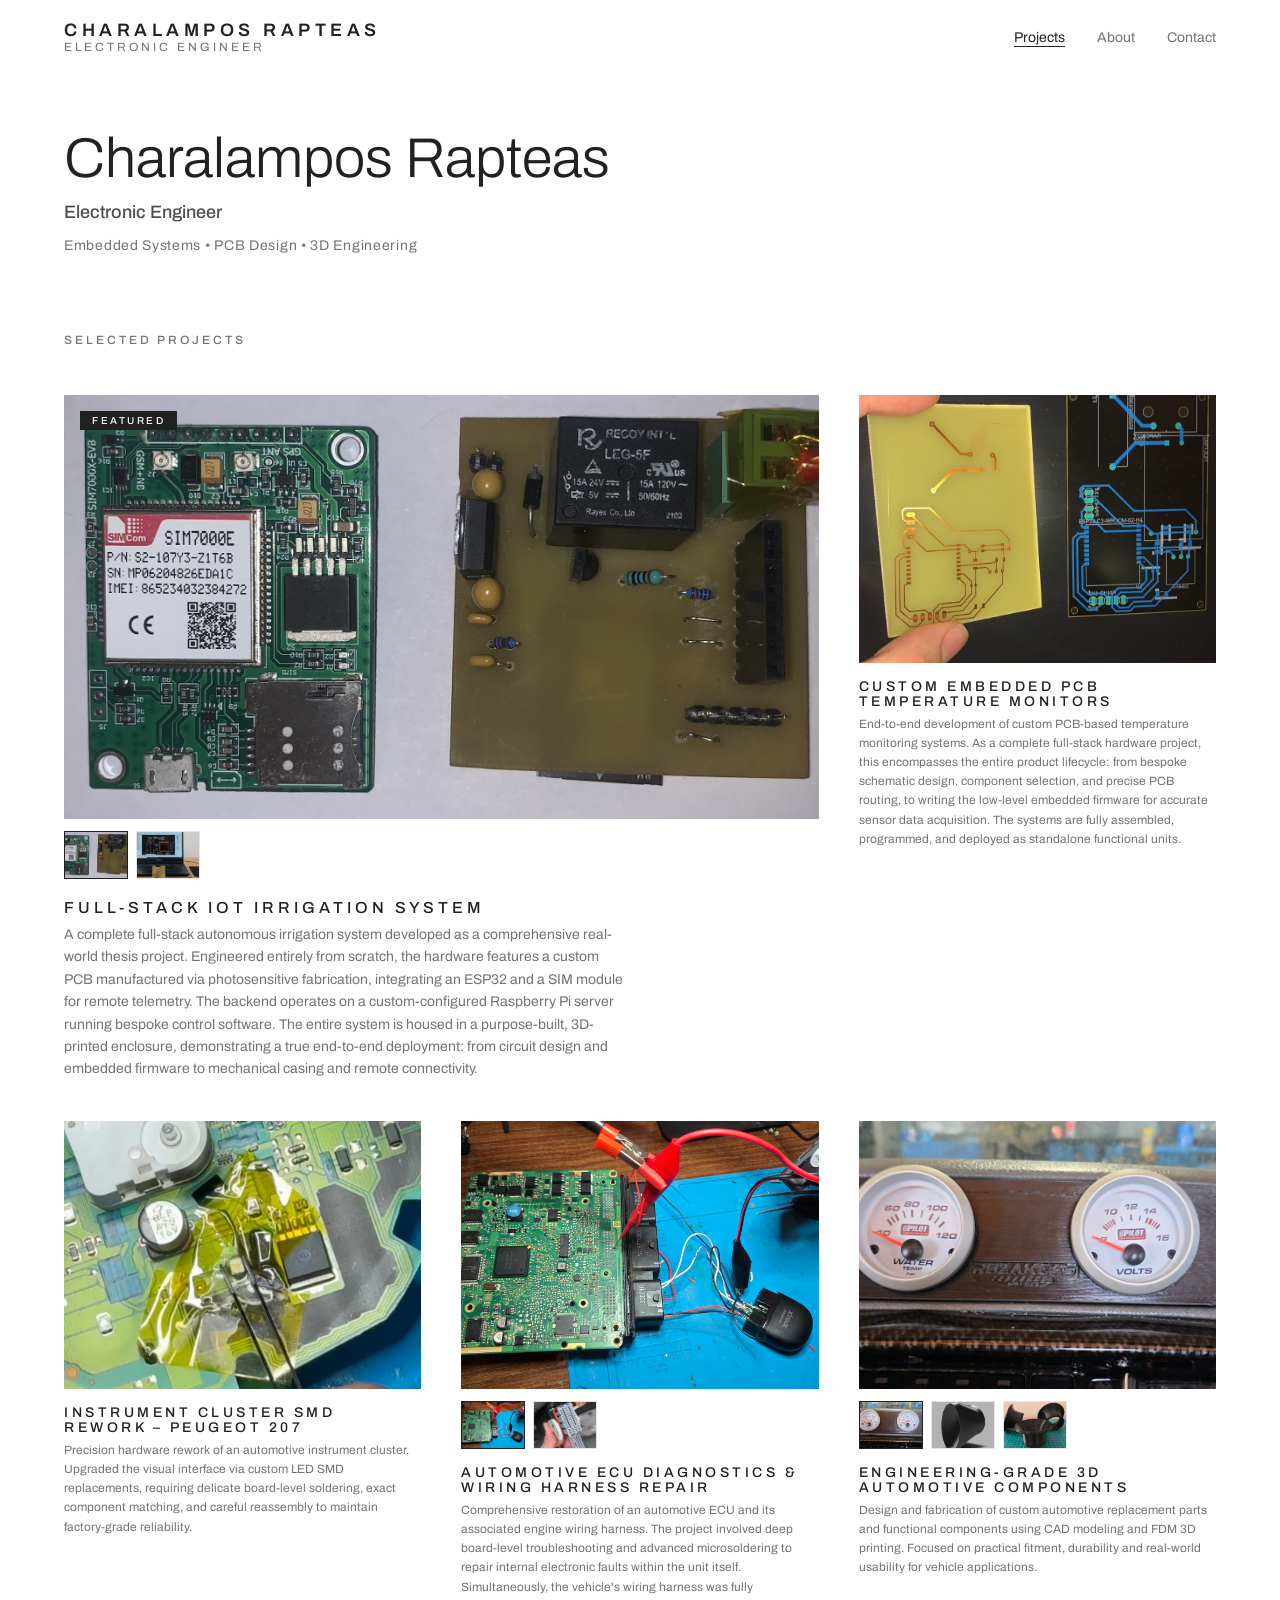
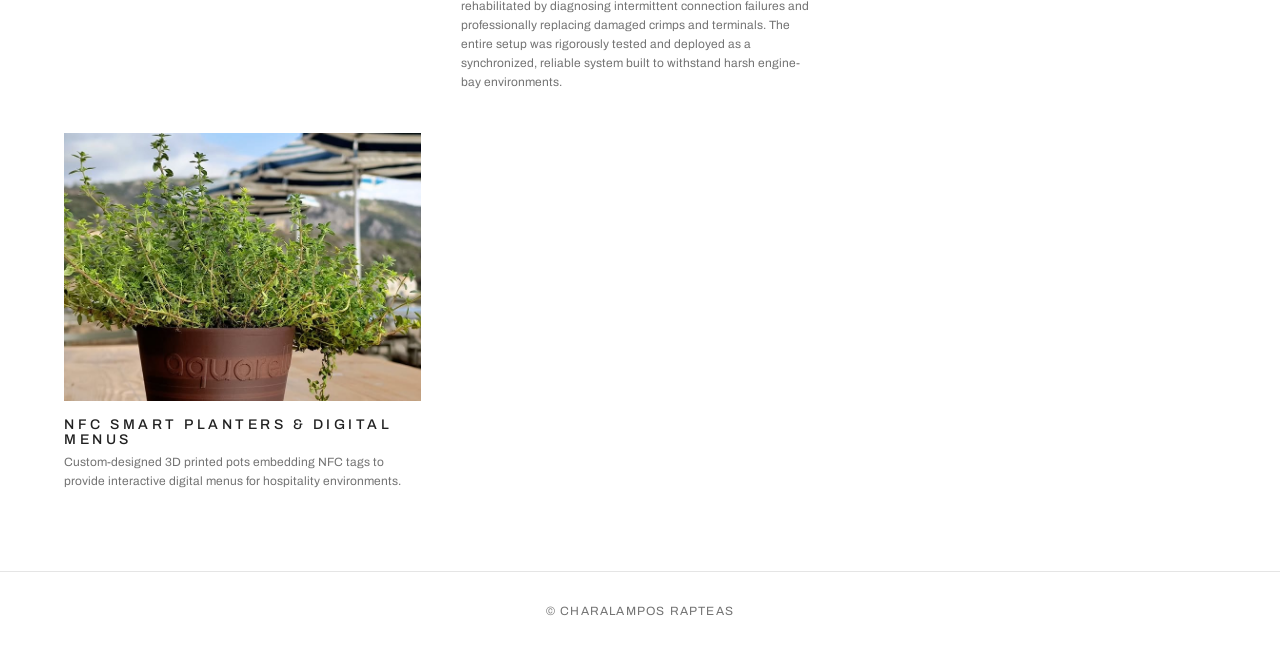
<file: index.html>
<!doctype html>
<html lang="en">
<head>
<meta charset="UTF-8">
<meta name="viewport" content="width=device-width, initial-scale=1.0">
<title>Charalampos Rapteas — Electronic Engineer</title>
<meta name="description" content="Electronic engineer portfolio: PCB design, embedded systems, automotive electronics, 3D engineering.">
<link rel="stylesheet" href="styles.css">
</head>
<body>
<header class="header">
  <div class="header-inner">
    <a href="index.html" class="brand">
      <span class="brand-name">Charalampos Rapteas</span>
      <span class="brand-role">Electronic Engineer</span>
    </a>
    <nav class="nav">
      <a href="index.html" class="active">Projects</a>
      <a href="about.html">About</a>
      <a href="contact.html">Contact</a>
    </nav>
  </div>
</header>

<main>
  <section class="hero">
    <h1>Charalampos Rapteas</h1>
    <p class="role">Electronic Engineer</p>
    <p class="tags">Embedded Systems • PCB Design • 3D Engineering</p>
  </section>

  <section>
    <h2 class="section-label">Selected Projects</h2>
    <div class="grid">

      <article class="project featured">
        <div class="cover">
          <span class="featured-tag">Featured</span>
          <img src="assets/project-irrigation-hardware.jpg" alt="Autonomous Irrigation System">
        </div>
        <div class="thumbs">
          <button class="active" data-src="assets/project-irrigation-hardware.jpg"><img src="assets/project-irrigation-hardware.jpg" alt=""></button>
          <button data-src="assets/project-irrigation.png"><img src="assets/project-irrigation.png" alt=""></button>
        </div>
        <h3>Full-Stack IoT Irrigation System</h3>
        <p>A complete full-stack autonomous irrigation system developed as a comprehensive real-world thesis project. Engineered entirely from scratch, the hardware features a custom PCB manufactured via photosensitive fabrication, integrating an ESP32 and a SIM module for remote telemetry. The backend operates on a custom-configured Raspberry Pi server running bespoke control software. The entire system is housed in a purpose-built, 3D-printed enclosure, demonstrating a true end-to-end deployment: from circuit design and embedded firmware to mechanical casing and remote connectivity.</p>
      </article>

      <article class="project">
        <div class="cover"><img src="assets/project-thermometer.jpg" alt="Custom PCB Thermometers"></div>
        <h3>Custom Embedded PCB Temperature Monitors</h3>
        <p>End-to-end development of custom PCB-based temperature monitoring systems. As a complete full-stack hardware project, this encompasses the entire product lifecycle: from bespoke schematic design, component selection, and precise PCB routing, to writing the low-level embedded firmware for accurate sensor data acquisition. The systems are fully assembled, programmed, and deployed as standalone functional units.</p>
      </article>

      <article class="project">
        <div class="cover"><img src="assets/project-cluster.jpg" alt="Instrument Cluster Rework"></div>
        <h3>Instrument Cluster SMD Rework – Peugeot 207</h3>
        <p>Precision hardware rework of an automotive instrument cluster. Upgraded the visual interface via custom LED SMD replacements, requiring delicate board-level soldering, exact component matching, and careful reassembly to maintain factory-grade reliability.</p>
      </article>

      <article class="project">
        <div class="cover"><img src="assets/project-ecu-board.jpg" alt="Automotive ECU Repair"></div>
        <div class="thumbs">
          <button class="active" data-src="assets/project-ecu-board.jpg"><img src="assets/project-ecu-board.jpg" alt=""></button>
          <button data-src="assets/project-automotive.jpg"><img src="assets/project-automotive.jpg" alt=""></button>
        </div>
        <h3>Automotive ECU Diagnostics & Wiring Harness Repair</h3>
        <p>Comprehensive restoration of an automotive ECU and its associated engine wiring harness. The project involved deep board-level troubleshooting and advanced microsoldering to repair internal electronic faults within the unit itself. Simultaneously, the vehicle's wiring harness was fully rehabilitated by diagnosing intermittent connection failures and professionally replacing damaged crimps and terminals. The entire setup was rigorously tested and deployed as a synchronized, reliable system built to withstand harsh engine-bay environments.</p>
      </article>

      <article class="project">
        <div class="cover"><img src="assets/project-3dparts-gauges.jpg" alt="3D Printed Automotive Parts"></div>
        <div class="thumbs">
          <button class="active" data-src="assets/project-3dparts-gauges.jpg"><img src="assets/project-3dparts-gauges.jpg" alt=""></button>
          <button data-src="assets/project-3dparts-cad.jpg"><img src="assets/project-3dparts-cad.jpg" alt=""></button>
          <button data-src="assets/project-3dparts-printed.jpg"><img src="assets/project-3dparts-printed.jpg" alt=""></button>
        </div>
        <h3>Engineering-Grade 3D Automotive Components</h3>
        <p>Design and fabrication of custom automotive replacement parts and functional components using CAD modeling and FDM 3D printing. Focused on practical fitment, durability and real-world usability for vehicle applications.</p>
      </article>

      <article class="project">
        <div class="cover"><img src="assets/project-nfc.jpg" alt="3D Printed NFC Menu Pots"></div>
        <h3>NFC Smart Planters & Digital Menus</h3>
        <p>Custom-designed 3D printed pots embedding NFC tags to provide interactive digital menus for hospitality environments.</p>
      </article>

    </div>
  </section>
</main>

<footer>© Charalampos Rapteas</footer>
<script src="script.js"></script>
</body>
</html>
</file>
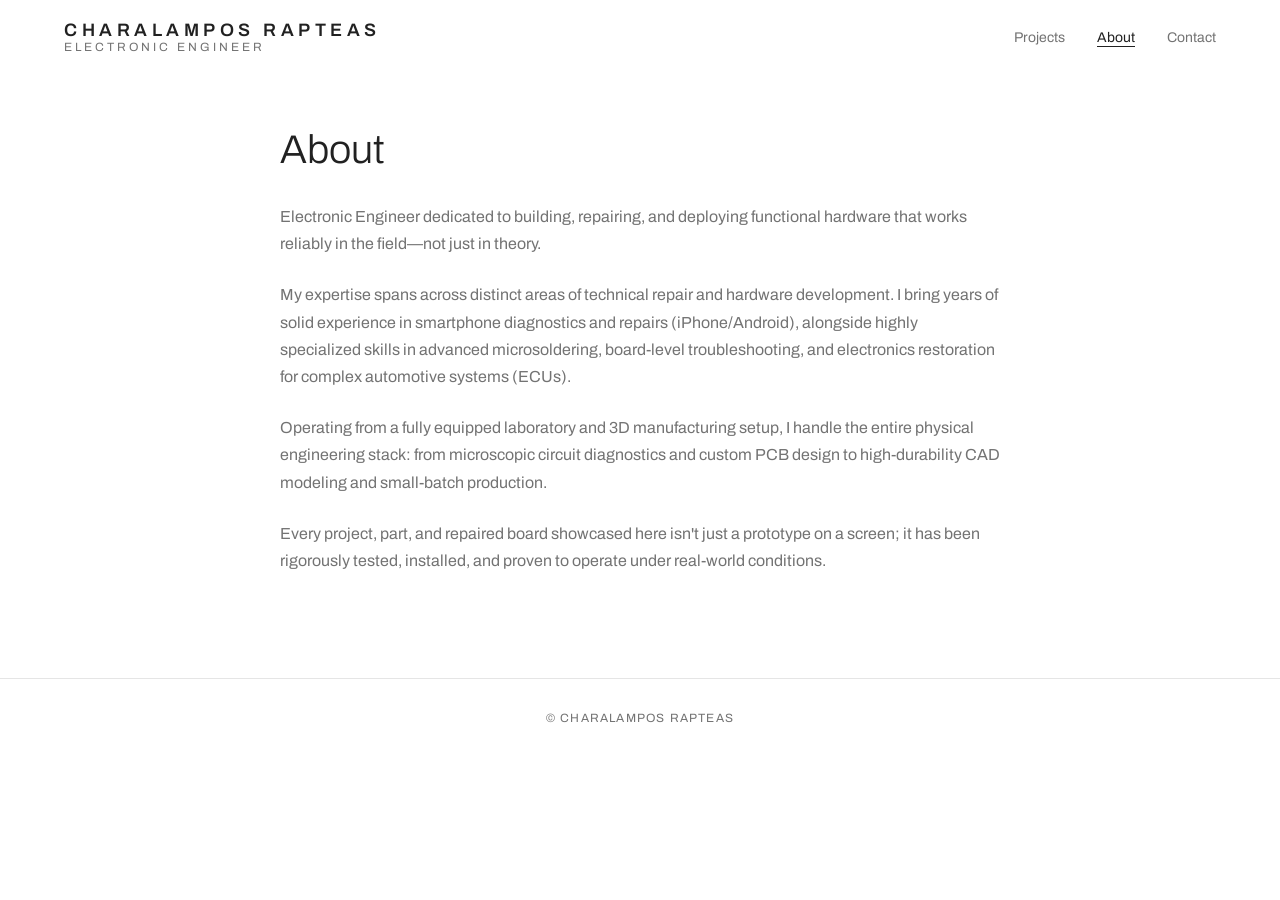
<file: about.html>
<!doctype html>
<html lang="en">
<head>
<meta charset="UTF-8">
<meta name="viewport" content="width=device-width, initial-scale=1.0">
<title>About — Charalampos Rapteas</title>
<link rel="stylesheet" href="styles.css">
</head>
<body>
<header class="header">
  <div class="header-inner">
    <a href="index.html" class="brand">
      <span class="brand-name">Charalampos Rapteas</span>
      <span class="brand-role">Electronic Engineer</span>
    </a>
    <nav class="nav">
      <a href="index.html">Projects</a>
      <a href="about.html" class="active">About</a>
      <a href="contact.html">Contact</a>
    </nav>
  </div>
</header>

<main class="narrow">
  <h1 class="page-title">About</h1>
  <div class="prose">
    <div class="prose">
  <div class="prose">
  <p>Electronic Engineer dedicated to building, repairing, and deploying functional hardware that works reliably in the field—not just in theory.</p>
  <p>My expertise spans across distinct areas of technical repair and hardware development. I bring years of solid experience in smartphone diagnostics and repairs (iPhone/Android), alongside highly specialized skills in advanced microsoldering, board-level troubleshooting, and electronics restoration for complex automotive systems (ECUs).</p>
  <p>Operating from a fully equipped laboratory and 3D manufacturing setup, I handle the entire physical engineering stack: from microscopic circuit diagnostics and custom PCB design to high-durability CAD modeling and small-batch production.</p>
  <p>Every project, part, and repaired board showcased here isn't just a prototype on a screen; it has been rigorously tested, installed, and proven to operate under real-world conditions.</p>
</div>
</div>
  </div>
</main>

<footer>© Charalampos Rapteas</footer>
</body>
</html>
</file>
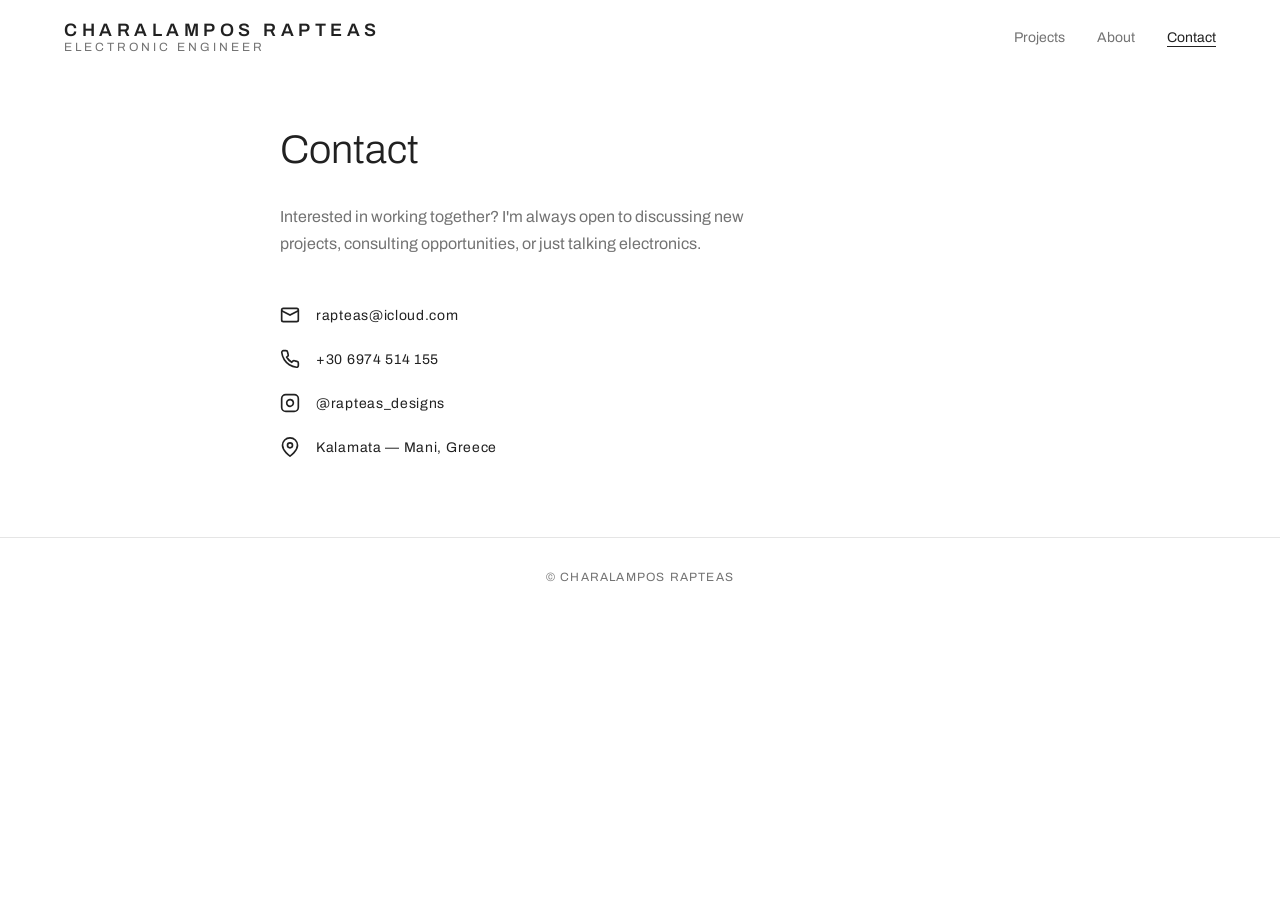
<file: contact.html>
<!doctype html>
<html lang="en">
<head>
<meta charset="UTF-8">
<meta name="viewport" content="width=device-width, initial-scale=1.0">
<title>Contact — Charalampos Rapteas</title>
<link rel="stylesheet" href="styles.css">
</head>
<body>
<header class="header">
  <div class="header-inner">
    <a href="index.html" class="brand">
      <span class="brand-name">Charalampos Rapteas</span>
      <span class="brand-role">Electronic Engineer</span>
    </a>
    <nav class="nav">
      <a href="index.html">Projects</a>
      <a href="about.html">About</a>
      <a href="contact.html" class="active">Contact</a>
    </nav>
  </div>
</header>

<main class="narrow">
  <h1 class="page-title">Contact</h1>
  <p class="intro">Interested in working together? I'm always open to discussing new projects, consulting opportunities, or just talking electronics.</p>

  <div class="contact-list">
    <a href="mailto:rapteas@icloud.com" class="contact-item">
      <svg viewBox="0 0 24 24" fill="none" stroke="currentColor" stroke-width="2"><rect x="2" y="4" width="20" height="16" rx="2"/><path d="m22 7-10 5L2 7"/></svg>
      <span>rapteas@icloud.com</span>
    </a>
    <a href="tel:+306974514155" class="contact-item">
      <svg viewBox="0 0 24 24" fill="none" stroke="currentColor" stroke-width="2"><path d="M22 16.92v3a2 2 0 0 1-2.18 2 19.79 19.79 0 0 1-8.63-3.07 19.5 19.5 0 0 1-6-6 19.79 19.79 0 0 1-3.07-8.67A2 2 0 0 1 4.11 2h3a2 2 0 0 1 2 1.72 12.84 12.84 0 0 0 .7 2.81 2 2 0 0 1-.45 2.11L8.09 9.91a16 16 0 0 0 6 6l1.27-1.27a2 2 0 0 1 2.11-.45 12.84 12.84 0 0 0 2.81.7A2 2 0 0 1 22 16.92z"/></svg>
      <span>+30 6974 514 155</span>
    </a>
    <a href="https://instagram.com/rapteas_designs" target="_blank" rel="noopener" class="contact-item">
      <svg viewBox="0 0 24 24" fill="none" stroke="currentColor" stroke-width="2"><rect x="2" y="2" width="20" height="20" rx="5"/><path d="M16 11.37A4 4 0 1 1 12.63 8 4 4 0 0 1 16 11.37z"/><line x1="17.5" y1="6.5" x2="17.51" y2="6.5"/></svg>
      <span>@rapteas_designs</span>
    </a>
    <div class="contact-item">
      <svg viewBox="0 0 24 24" fill="none" stroke="currentColor" stroke-width="2"><path d="M21 10c0 7-9 13-9 13s-9-6-9-13a9 9 0 0 1 18 0z"/><circle cx="12" cy="10" r="3"/></svg>
      <span>Kalamata — Mani, Greece</span>
    </div>
  </div>
</main>

<footer>© Charalampos Rapteas</footer>
</body>
</html>
</file>
<file: styles.css>
@import url('https://fonts.googleapis.com/css2?family=Archivo:wght@300;400;500;600;700&family=Space+Mono:wght@400;700&display=swap');

* { box-sizing: border-box; margin: 0; padding: 0; }
:root {
  --bg: #fff;
  --fg: #212121;
  --muted: #737373;
  --border: #e5e5e5;
}
html, body { background: var(--bg); color: var(--fg); font-family: 'Archivo', sans-serif; -webkit-font-smoothing: antialiased; }
a { color: inherit; text-decoration: none; }
img { display: block; max-width: 100%; }

/* Header */
.header { position: fixed; top: 0; left: 0; right: 0; background: rgba(255,255,255,0.9); backdrop-filter: blur(6px); z-index: 50; }
.header-inner { max-width: 1200px; margin: 0 auto; padding: 20px 24px; display: flex; align-items: center; justify-content: space-between; }
.brand { display: flex; flex-direction: column; }
.brand-name { font-size: 18px; font-weight: 600; letter-spacing: 0.25em; text-transform: uppercase; }
.brand-role { font-size: 12px; letter-spacing: 0.25em; text-transform: uppercase; color: var(--muted); }
.nav { display: flex; gap: 32px; }
.nav a { font-size: 14px; color: var(--muted); transition: color .2s; }
.nav a:hover, .nav a.active { color: var(--fg); }
.nav a.active { text-decoration: underline; text-underline-offset: 4px; }

/* Layout */
main { max-width: 1200px; margin: 0 auto; padding: 128px 24px 80px; }
.narrow { max-width: 768px; }

/* Hero */
.hero h1 { font-size: 40px; font-weight: 300; line-height: 1.1; max-width: 640px; }
.hero .role { margin-top: 12px; font-size: 18px; font-weight: 500; color: rgba(33,33,33,0.8); }
.hero .tags { margin-top: 16px; font-size: 14px; color: var(--muted); letter-spacing: 0.05em; }
.hero { margin-bottom: 80px; }

/* Section heading */
.section-label { font-size: 12px; font-weight: 500; text-transform: uppercase; letter-spacing: 0.25em; color: var(--muted); margin-bottom: 48px; }

/* Grid */
.grid { display: grid; grid-template-columns: 1fr; gap: 40px; }
@media (min-width: 768px) { 
  .grid { grid-template-columns: 1fr 1fr; } 
  .featured { grid-column: span 2; } 
}
@media (min-width: 1024px) { 
  .grid { grid-template-columns: repeat(3, 1fr); } 
  .featured { grid-column: span 2; } 
}

/* Project */
.project { transition: transform .5s; }
.project:hover { transform: translateY(-4px); }
.cover { position: relative; overflow: hidden; aspect-ratio: 4/3; background: #f5f5f5; max-height: 320px; }
.featured .cover { aspect-ratio: 16/9; max-height: 480px; }
.cover img { width: 100%; height: 100%; object-fit: cover; transition: transform .7s; }
.cover:hover img { transform: scale(1.05); }
.featured-tag { position: absolute; top: 16px; left: 16px; background: var(--fg); color: var(--bg); font-size: 10px; font-weight: 500; text-transform: uppercase; letter-spacing: 0.25em; padding: 4px 12px; z-index: 2; }
.project h3 { margin-top: 16px; font-size: 14px; font-weight: 500; text-transform: uppercase; letter-spacing: 0.25em; }
.featured h3 { margin-top: 20px; font-size: 16px; }
.project p { margin-top: 6px; font-size: 12px; color: var(--muted); line-height: 1.6; }
.featured p { margin-top: 8px; font-size: 14px; max-width: 560px; }

/* Thumbs */
.thumbs { display: flex; gap: 8px; margin-top: 12px; }
.thumbs button { border: 1px solid var(--border); background: none; padding: 0; cursor: pointer; width: 64px; height: 48px; overflow: hidden; }
.thumbs button.active { border-color: var(--fg); }
.thumbs img { width: 100%; height: 100%; object-fit: cover; }

/* About / Contact */
.page-title { font-size: 32px; font-weight: 300; margin-bottom: 32px; }
.prose p { color: var(--muted); line-height: 1.7; margin-bottom: 24px; }
.intro { color: var(--muted); line-height: 1.7; margin-bottom: 48px; max-width: 512px; }
.contact-list { display: flex; flex-direction: column; gap: 24px; }
.contact-item { display: flex; align-items: center; gap: 16px; font-size: 14px; letter-spacing: 0.05em; transition: color .2s; }
a.contact-item:hover { color: var(--muted); }
.contact-item svg { width: 20px; height: 20px; flex-shrink: 0; }

/* Footer */
footer { border-top: 1px solid var(--border); padding: 32px 24px; text-align: center; font-size: 12px; color: var(--muted); letter-spacing: 0.1em; text-transform: uppercase; }

/* Desktop overrides */
@media (min-width: 768px) {
  .hero h1 { font-size: 56px; }
  .page-title { font-size: 40px; }
}

/* Mobile Header Fix */
@media (max-width: 640px) {
  .header-inner {
    flex-direction: column;
    gap: 16px;
    padding: 16px 20px;
  }
  .nav {
    gap: 20px;
    justify-content: center;
    width: 100%;
  }
  main {
    padding-top: 150px; 
  }
}
</file>
